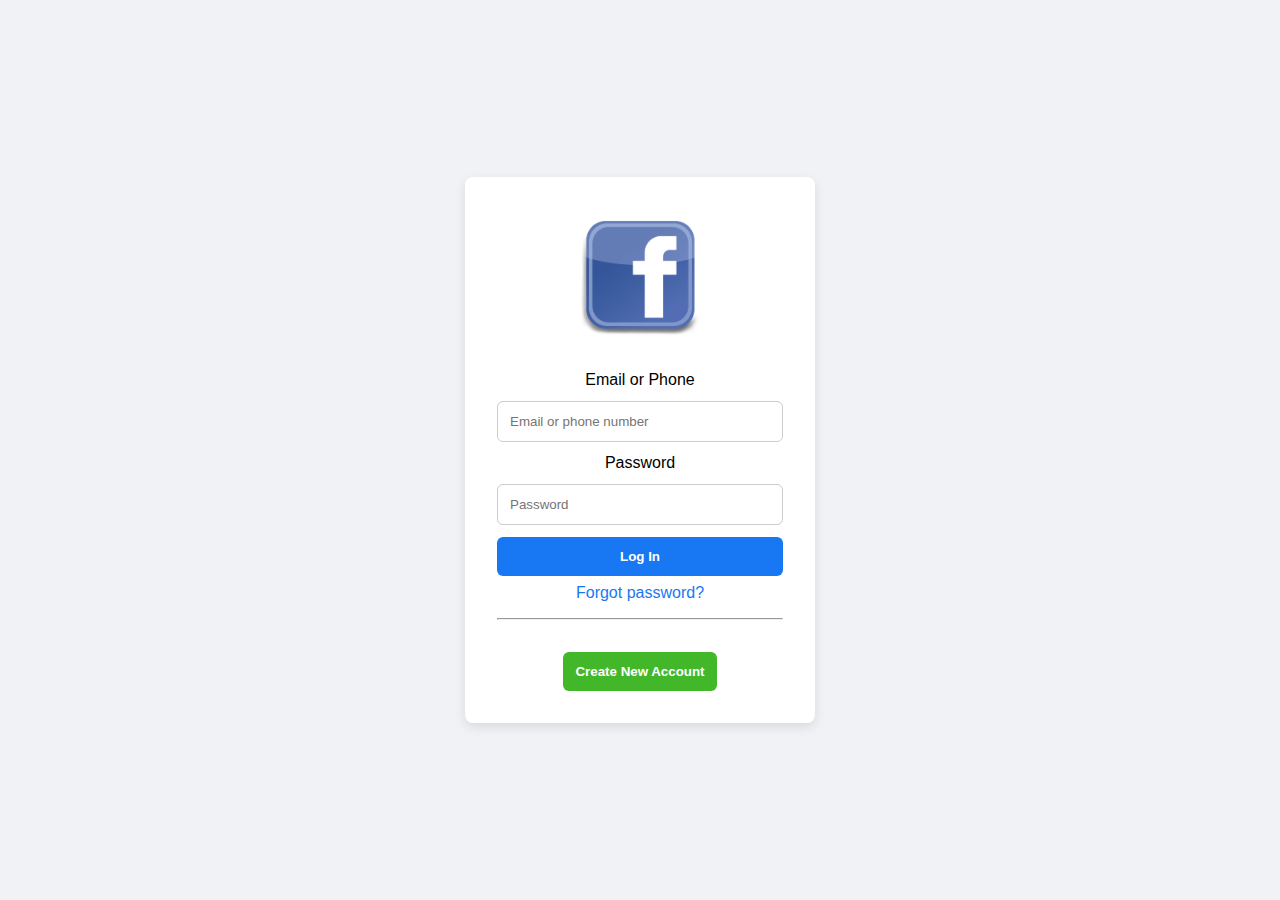
<file: lab2/task1/index.html>
<!DOCTYPE html>
<html lang="en">
<head>
  <meta charset="UTF-8">
  <meta name="viewport" content="width=device-width, initial-scale=1.0">
  <title>Facebook Login</title>
  <link rel="stylesheet" href="styles.css">
</head>
<body>
  <main class="login-container">
    <div class="login-box">
      <img src="../images/facebook-logo.png" alt="Facebook Logo" class="logo">
      <form>
        <label for="email">Email or Phone</label>
        <input type="text" id="email" name="email" placeholder="Email or phone number" required>
        
        <label for="password">Password</label>
        <input type="password" id="password" name="password" placeholder="Password" required>
        
        <button type="submit">Log In</button>
      </form>
      <a href="#" class="forgot">Forgot password?</a>
      <hr>
      <button class="create-account">Create New Account</button>
    </div>
  </main>
</body>
</html>
</file>
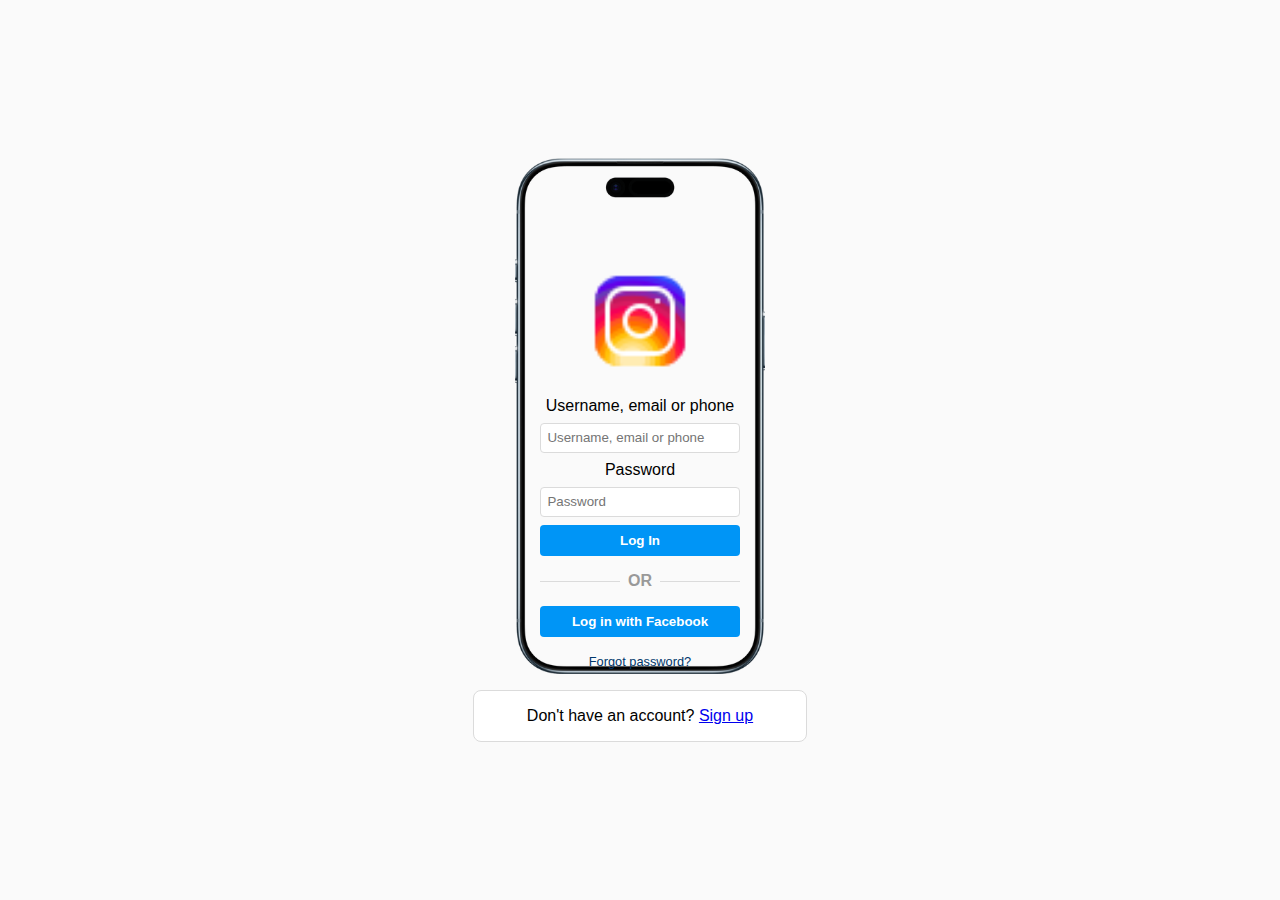
<file: lab2/task2/index.html>
<!DOCTYPE html>
<html lang="en">
<head>
  <meta charset="UTF-8">
  <meta name="viewport" content="width=device-width, initial-scale=1.0">
  <title>Instagram Login</title>
  <link rel="stylesheet" href="styles.css">
</head>
<body>
  <main class="instagram-login">
    <div class="phone-container">
      <!-- Макет телефона -->
      <img src="../images/iphone-mockup.png" alt="Phone Mockup" class="phone">

      <!-- Форма Instagram поверх телефона -->
      <form class="instagram-form">
        <img src="../images/instagram-logo.png" alt="Instagram Logo" class="logo">

        <label for="username">Username, email or phone</label>
        <input type="text" id="username" placeholder="Username, email or phone" required>

        <label for="password">Password</label>
        <input type="password" id="password" placeholder="Password" required>

        <button type="submit">Log In</button>

        <div class="or-separator"><span>OR</span></div>
        <button class="social-login">Log in with Facebook</button>
        <a href="#" class="forgot">Forgot password?</a>
      </form>
    </div>

    <div class="signup-box">
      Don't have an account? <a href="#">Sign up</a>
    </div>
  </main>
</body>
</html>
</file>
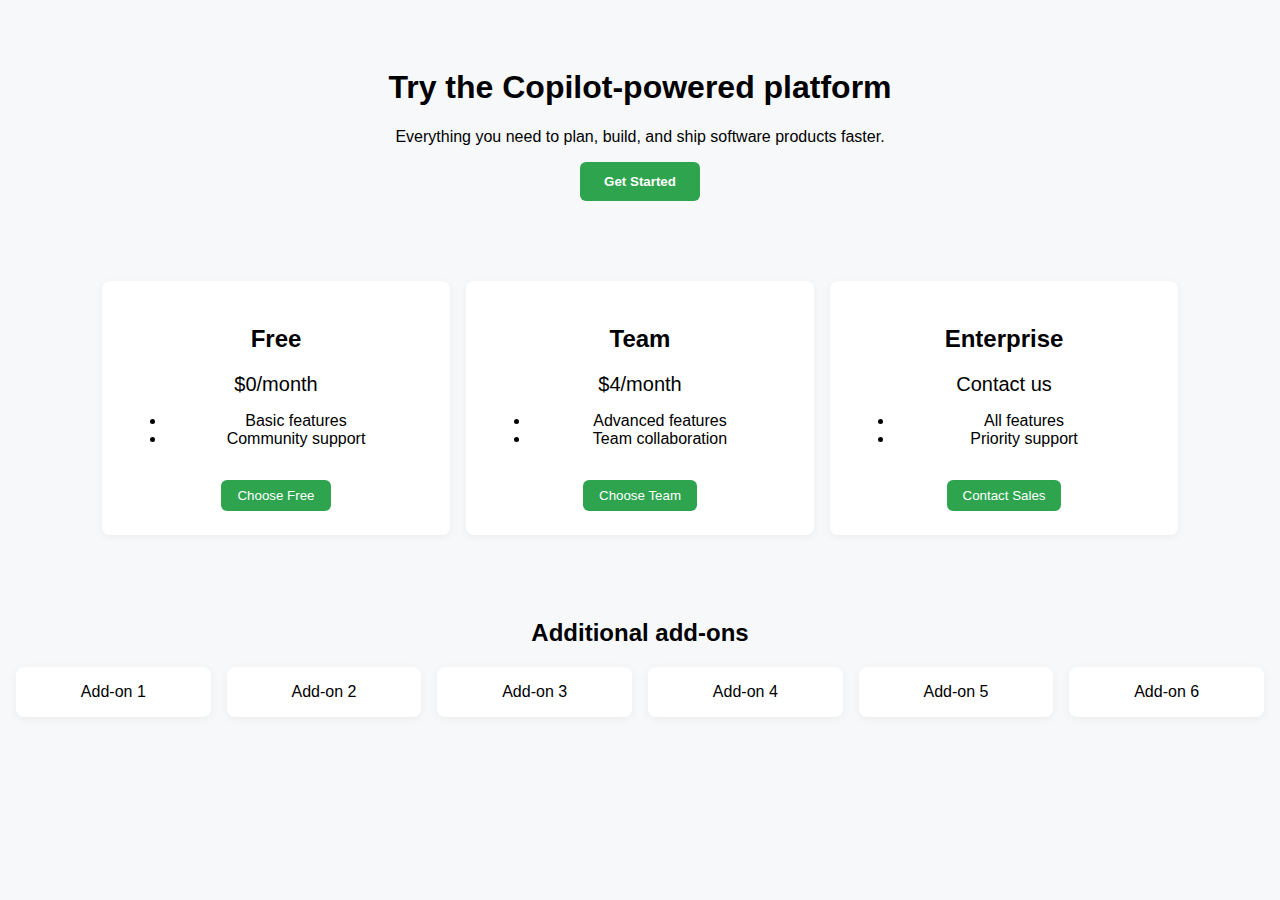
<file: lab2/task3/index.html>
<!DOCTYPE html>
<html lang="en">
<head>
  <meta charset="UTF-8">
  <meta name="viewport" content="width=device-width, initial-scale=1.0">
  <title>GitHub Pricing</title>
  <link rel="stylesheet" href="styles.css">
</head>
<body>
  <main>
    <section class="hero">
      <h1>Try the Copilot-powered platform</h1>
      <p>Everything you need to plan, build, and ship software products faster.</p>
      <button>Get Started</button>
    </section>

    <section class="pricing">
      <div class="card free">
        <h2>Free</h2>
        <p>$0/month</p>
        <ul>
          <li>Basic features</li>
          <li>Community support</li>
        </ul>
        <button>Choose Free</button>
      </div>
      <div class="card team">
        <h2>Team</h2>
        <p>$4/month</p>
        <ul>
          <li>Advanced features</li>
          <li>Team collaboration</li>
        </ul>
        <button>Choose Team</button>
      </div>
      <div class="card enterprise">
        <h2>Enterprise</h2>
        <p>Contact us</p>
        <ul>
          <li>All features</li>
          <li>Priority support</li>
        </ul>
        <button>Contact Sales</button>
      </div>
    </section>

    <section class="addons">
      <h2>Additional add-ons</h2>
      <div class="addons-grid">
        <div class="addon">Add-on 1</div>
        <div class="addon">Add-on 2</div>
        <div class="addon">Add-on 3</div>
        <div class="addon">Add-on 4</div>
        <div class="addon">Add-on 5</div>
        <div class="addon">Add-on 6</div>
      </div>
    </section>
  </main>
</body>
</html>
</file>
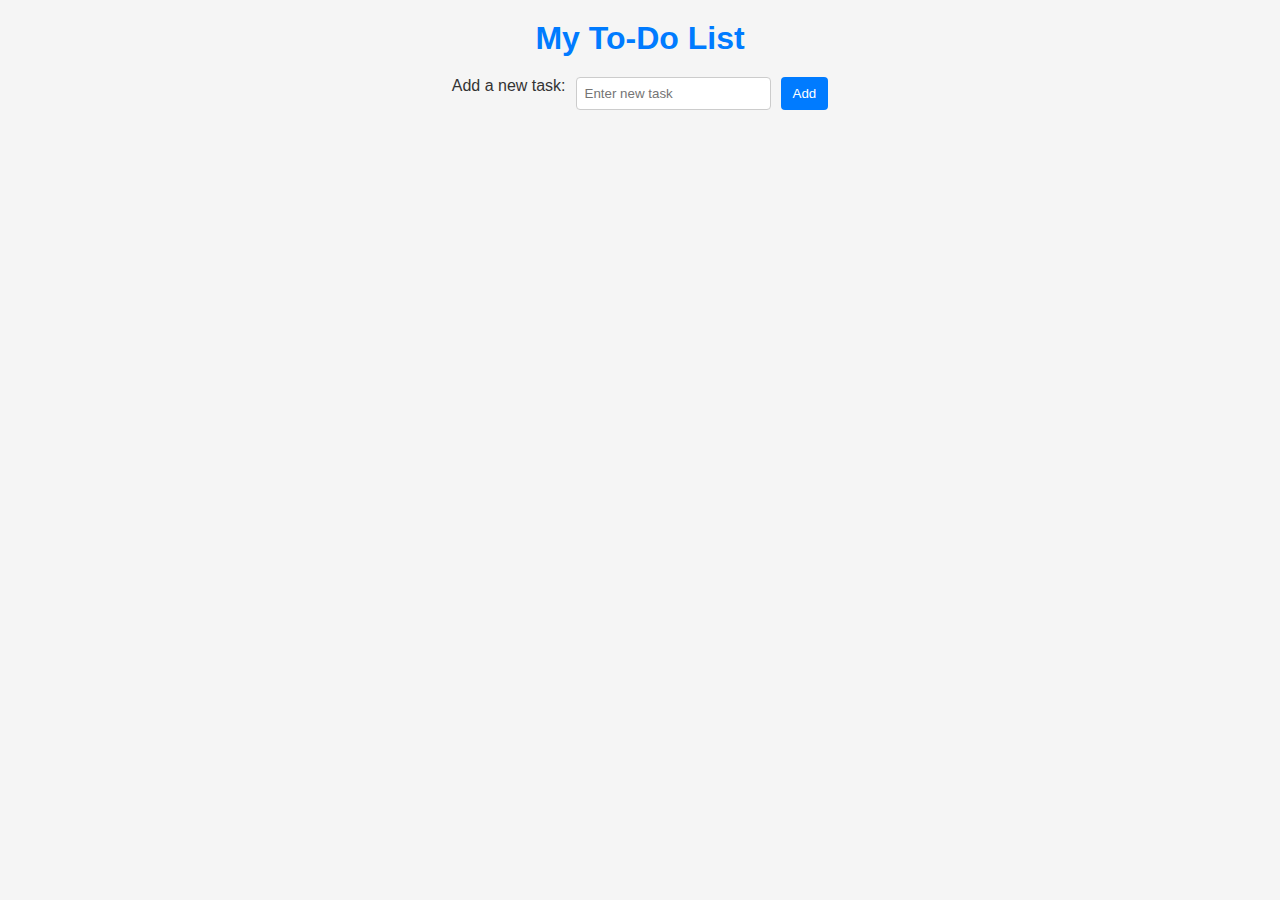
<file: lab3/task2/index.html>
<!DOCTYPE html>
<html lang="en">
<head>
  <meta charset="UTF-8">
  <meta name="viewport" content="width=device-width, initial-scale=1.0">
  <title>Simple To-Do List</title>
  <link rel="stylesheet" href="styles.css">
</head>
<body>
  <header>
    <h1>My To-Do List</h1>
  </header>

  <main>
    <form id="todo-form">
      <label for="todo-input">Add a new task:</label>
      <input type="text" id="todo-input" placeholder="Enter new task" required>
      <button type="submit">Add</button>
    </form>

    <ul id="todo-list"></ul>
  </main>

  <script src="script.js"></script>
</body>
</html>
</file>
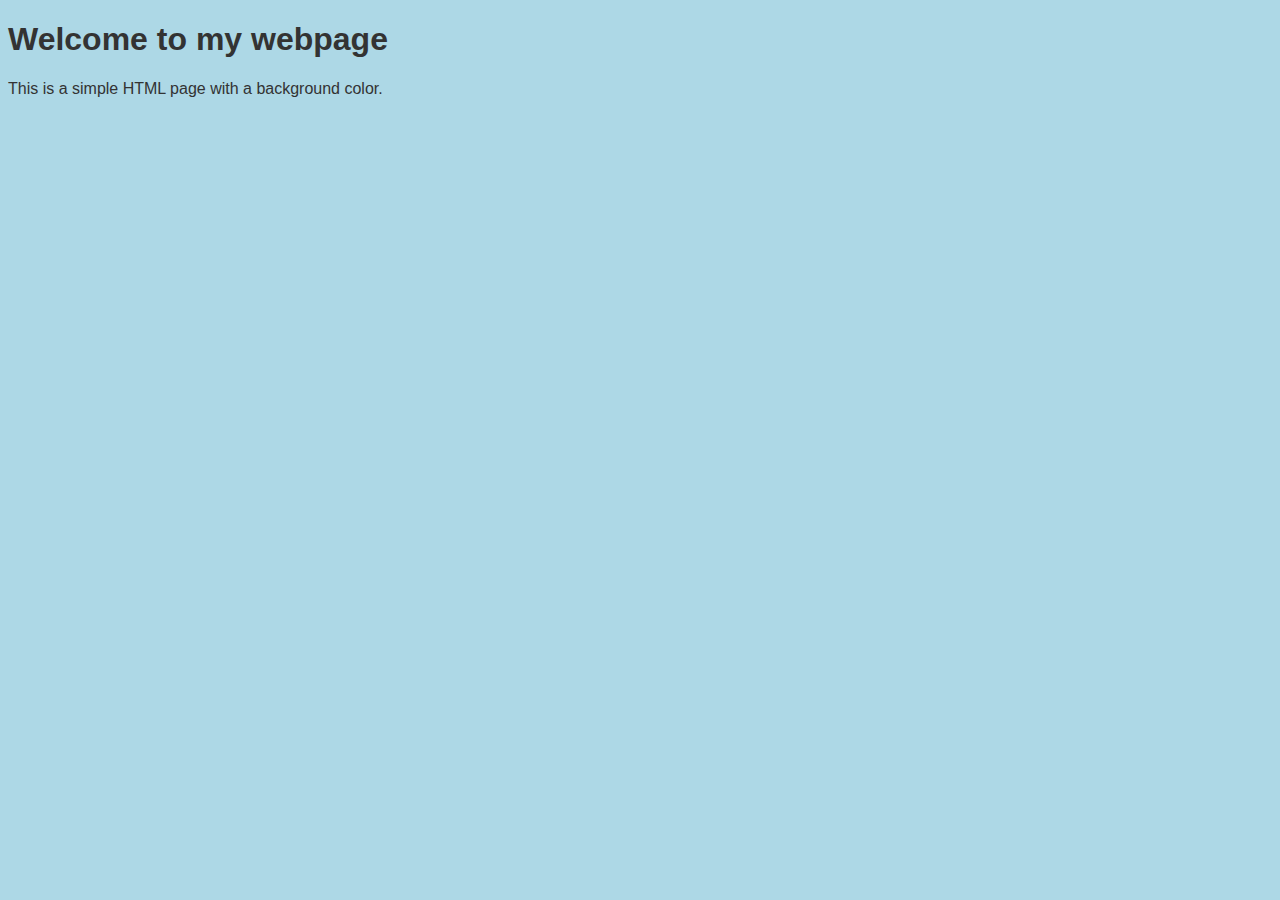
<file: lab1/khanacademy/intro_to_html/e.html>
<!DOCTYPE html>
<html>
    <head>
        <meta charset="utf-8">
        <title>My Page</title>
        <style>
            body {
                background-color: #ADD8E6; /* светло-голубой фон */
                font-family: Arial, sans-serif;
                color: #333; /* цвет текста */
            }
        </style>
    </head>
    <body>
        <h1>Welcome to my webpage</h1>
        <p>This is a simple HTML page with a background color.</p>
    </body>
</html>
</file>
<file: lab2/task1/styles.css>
* {
    box-sizing: border-box;
    margin: 0;
    padding: 0;
    font-family: Arial, sans-serif;
  }
  
  body, html {
    height: 100%;
    display: flex;
    justify-content: center;
    align-items: center;
    background-color: #f0f2f5;
  }
  
  .login-container {
    display: flex;
    justify-content: center;
    align-items: center;
    width: 100%;
  }
  
  .login-box {
    background: white;
    padding: 2rem;
    border-radius: 8px;
    text-align: center;
    width: 350px;
    box-shadow: 0 4px 12px rgba(0,0,0,0.1);
  }
  
  .logo {
    width: 150px;
    margin-bottom: 1.5rem;
  }
  
  form {
    display: flex;
    flex-direction: column;
    gap: 0.75rem;
  }
  
  input {
    padding: 0.75rem;
    border-radius: 6px;
    border: 1px solid #ccc;
  }
  
  button {
    padding: 0.75rem;
    border-radius: 6px;
    border: none;
    background-color: #1877f2;
    color: white;
    font-weight: bold;
    cursor: pointer;
  }
  
  button.create-account {
    background-color: #42b72a;
    margin-top: 1rem;
  }
  
  .forgot {
    display: block;
    margin-top: 0.5rem;
    color: #1877f2;
    text-decoration: none;
  }
  
  hr {
    margin: 1rem 0;
  }
</file>
<file: lab2/task2/styles.css>
body, html {
    height: 100%;
    font-family: Arial, sans-serif;
    background-color: #fafafa;
    display: flex;
    justify-content: center;
    align-items: center;
    margin: 0;
  }
  
  .instagram-login {
    display: flex;
    flex-direction: column;
    align-items: center;
    gap: 1rem;
  }
  
  /* Контейнер телефона и формы */
  .phone-container {
    position: relative;
    width: 250px;  /* ширина телефона */
  }
  
  /* Изображение телефона */
  .phone-container .phone {
    width: 100%;
    display: block;
  }
  
  /* Форма поверх телефона */
  .instagram-form {
    position: absolute;
    top: 20%;      /* сдвиг формы вниз по экрану */
    left: 50%;
    transform: translateX(-50%);
    width: 80%;
    display: flex;
    flex-direction: column;
    gap: 0.5rem;
    text-align: center;
  }
  
  /* Логотип */
  .instagram-form .logo {
    width: 120px;
    margin: 0 auto 0.5rem auto;
  }
  
  /* Поля и кнопки */
  .instagram-form input {
    padding: 0.4rem;
    border-radius: 4px;
    border: 1px solid #dbdbdb;
  }
  
  .instagram-form button {
    padding: 0.5rem;
    border-radius: 4px;
    border: none;
    background-color: #0095f6;
    color: white;
    font-weight: bold;
    cursor: pointer;
  }
  
  .or-separator {
    margin: 0.5rem 0;
    position: relative;
    font-weight: bold;
    color: #999;
  }
  
  .or-separator::before,
  .or-separator::after {
    content: "";
    position: absolute;
    top: 50%;
    width: 40%;
    height: 1px;
    background-color: #dbdbdb;
  }
  
  .or-separator::before { left: 0; }
  .or-separator::after { right: 0; }
  
  .social-login {
    background-color: #385185;
    margin-bottom: 0.3rem;
  }
  
  .forgot {
    display: block;
    margin-top: 0.3rem;
    font-size: 0.8rem;
    color: #00376b;
    text-decoration: none;
  }
  
  .signup-box {
    background: white;
    border: 1px solid #dbdbdb;
    padding: 1rem;
    border-radius: 8px;
    text-align: center;
    width: 300px;
  }
</file>
<file: lab2/task3/styles.css>
body {
    font-family: Arial, sans-serif;
    margin: 0;
    padding: 0;
    background: #f6f8fa;
  }
  
  .hero {
    text-align: center;
    padding: 3rem 1rem;
  }
  
  .hero h1 {
    font-size: 2rem;
  }
  
  .hero p {
    margin: 1rem 0;
  }
  
  .hero button {
    padding: 0.75rem 1.5rem;
    background-color: #2ea44f;
    border: none;
    border-radius: 6px;
    color: white;
    font-weight: bold;
    cursor: pointer;
  }
  
  .pricing {
    display: flex;
    justify-content: center;
    gap: 1rem;
    flex-wrap: wrap;
    padding: 2rem 1rem;
  }
  
  .card {
    background: white;
    padding: 1.5rem;
    border-radius: 8px;
    text-align: center;
    flex: 1 1 250px;
    max-width: 300px;
    box-shadow: 0 2px 10px rgba(0,0,0,0.05);
  }
  
  .card h2 {
    margin-bottom: 0.5rem;
  }
  
  .card p {
    font-size: 1.25rem;
    margin-bottom: 1rem;
  }
  
  .card button {
    margin-top: 1rem;
    padding: 0.5rem 1rem;
    border-radius: 6px;
    border: none;
    cursor: pointer;
    background-color: #2ea44f;
    color: white;
  }
  
  .addons {
    padding: 2rem 1rem;
    text-align: center;
  }
  
  .addons-grid {
    display: grid;
    grid-template-columns: repeat(auto-fit, minmax(150px, 1fr));
    gap: 1rem;
    margin-top: 1rem;
  }
  
  .addon {
    background: white;
    padding: 1rem;
    border-radius: 8px;
    box-shadow: 0 2px 10px rgba(0,0,0,0.05);
  }
</file>
<file: lab3/task2/styles.css>
/* Reset some default styles */
* {
    box-sizing: border-box;
    margin: 0;
    padding: 0;
  }
  
  body {
    font-family: Arial, sans-serif;
    background-color: #f5f5f5;
    color: #333;
    display: flex;
    flex-direction: column;
    align-items: center;
    padding: 20px;
  }
  
  header h1 {
    margin-bottom: 20px;
    color: #007bff;
  }
  
  form {
    display: flex;
    gap: 10px;
    margin-bottom: 20px;
  }
  
  input[type="text"] {
    padding: 8px;
    flex: 1;
    border: 1px solid #ccc;
    border-radius: 4px;
  }
  
  button {
    padding: 8px 12px;
    border: none;
    background-color: #007bff;
    color: white;
    cursor: pointer;
    border-radius: 4px;
    transition: background-color 0.3s;
  }
  
  button:hover {
    background-color: #0056b3;
  }
  
  ul {
    list-style: none;
    width: 100%;
    max-width: 400px;
  }
  
  li {
    display: flex;
    align-items: center;
    justify-content: space-between;
    background-color: white;
    padding: 10px;
    margin-bottom: 10px;
    border-radius: 4px;
    transition: background-color 0.3s;
  }
  
  li.done span {
    text-decoration: line-through;
    color: gray;
  }
  
  li button.delete-btn {
    background-color: #dc3545;
    padding: 5px 8px;
    border-radius: 4px;
    font-size: 0.9rem;
  }
  
  li button.delete-btn:hover {
    background-color: #a71d2a;
  }
</file>
